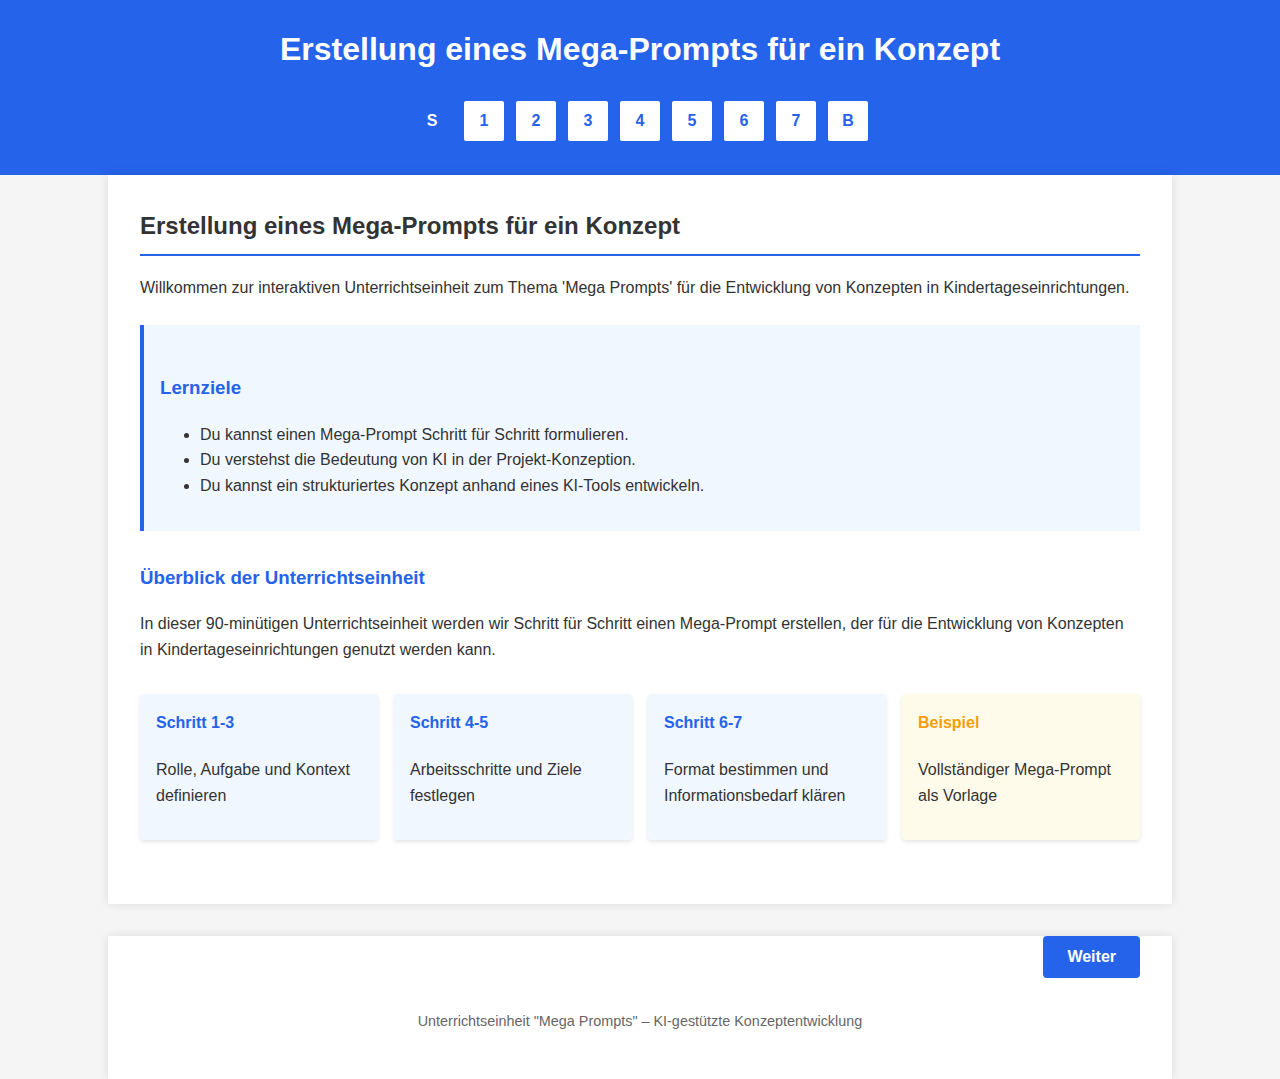
<file: index.html>
<!DOCTYPE html>
<html lang="de">
<head>
    <meta charset="UTF-8">
    <meta name="viewport" content="width=device-width, initial-scale=1.0">
    <title>Mega-Prompts für Konzepte in Kindertageseinrichtungen</title>
    <link rel="stylesheet" href="style.css">
</head>
<body>
    <header>
        <h1>Erstellung eines Mega-Prompts für ein Konzept</h1>
        <nav class="progress-nav">
            <a href="index.html" class="active">S</a>
            <a href="schritt1.html">1</a>
            <a href="schritt2.html">2</a>
            <a href="schritt3.html">3</a>
            <a href="schritt4.html">4</a>
            <a href="schritt5.html">5</a>
            <a href="schritt6.html">6</a>
            <a href="schritt7.html">7</a>
            <a href="beispiel.html">B</a>
        </nav>
    </header>
    <main>
        <h2>Erstellung eines Mega-Prompts für ein Konzept</h2>
        <p>Willkommen zur interaktiven Unterrichtseinheit zum Thema 'Mega Prompts' für die Entwicklung von Konzepten in Kindertageseinrichtungen.</p>

        <div class="info-box">
            <h3>Lernziele</h3>
            <ul>
                <li>Du kannst einen Mega-Prompt Schritt für Schritt formulieren.</li>
                <li>Du verstehst die Bedeutung von KI in der Projekt-Konzeption.</li>
                <li>Du kannst ein strukturiertes Konzept anhand eines KI-Tools entwickeln.</li>
            </ul>
        </div>

        <h3>Überblick der Unterrichtseinheit</h3>
        <p>In dieser 90-minütigen Unterrichtseinheit werden wir Schritt für Schritt einen Mega-Prompt erstellen, der für die Entwicklung von Konzepten in Kindertageseinrichtungen genutzt werden kann.</p>

        <div class="overview-grid">
            <div class="overview-item">
                <h4>Schritt 1-3</h4>
                <p>Rolle, Aufgabe und Kontext definieren</p>
            </div>
            <div class="overview-item">
                <h4>Schritt 4-5</h4>
                <p>Arbeitsschritte und Ziele festlegen</p>
            </div>
            <div class="overview-item">
                <h4>Schritt 6-7</h4>
                <p>Format bestimmen und Informationsbedarf klären</p>
            </div>
            <div class="overview-item example">
                <h4>Beispiel</h4>
                <p>Vollständiger Mega-Prompt als Vorlage</p>
            </div>
        </div>
    </main>
    <footer>
        <nav class="footer-nav">
            <span></span> <!-- Placeholder for back button -->
            <a href="schritt1.html" class="button">Weiter</a>
        </nav>
        <p class="footer-text">Unterrichtseinheit "Mega Prompts" – KI-gestützte Konzeptentwicklung</p>
    </footer>
</body>
</html>
</file>
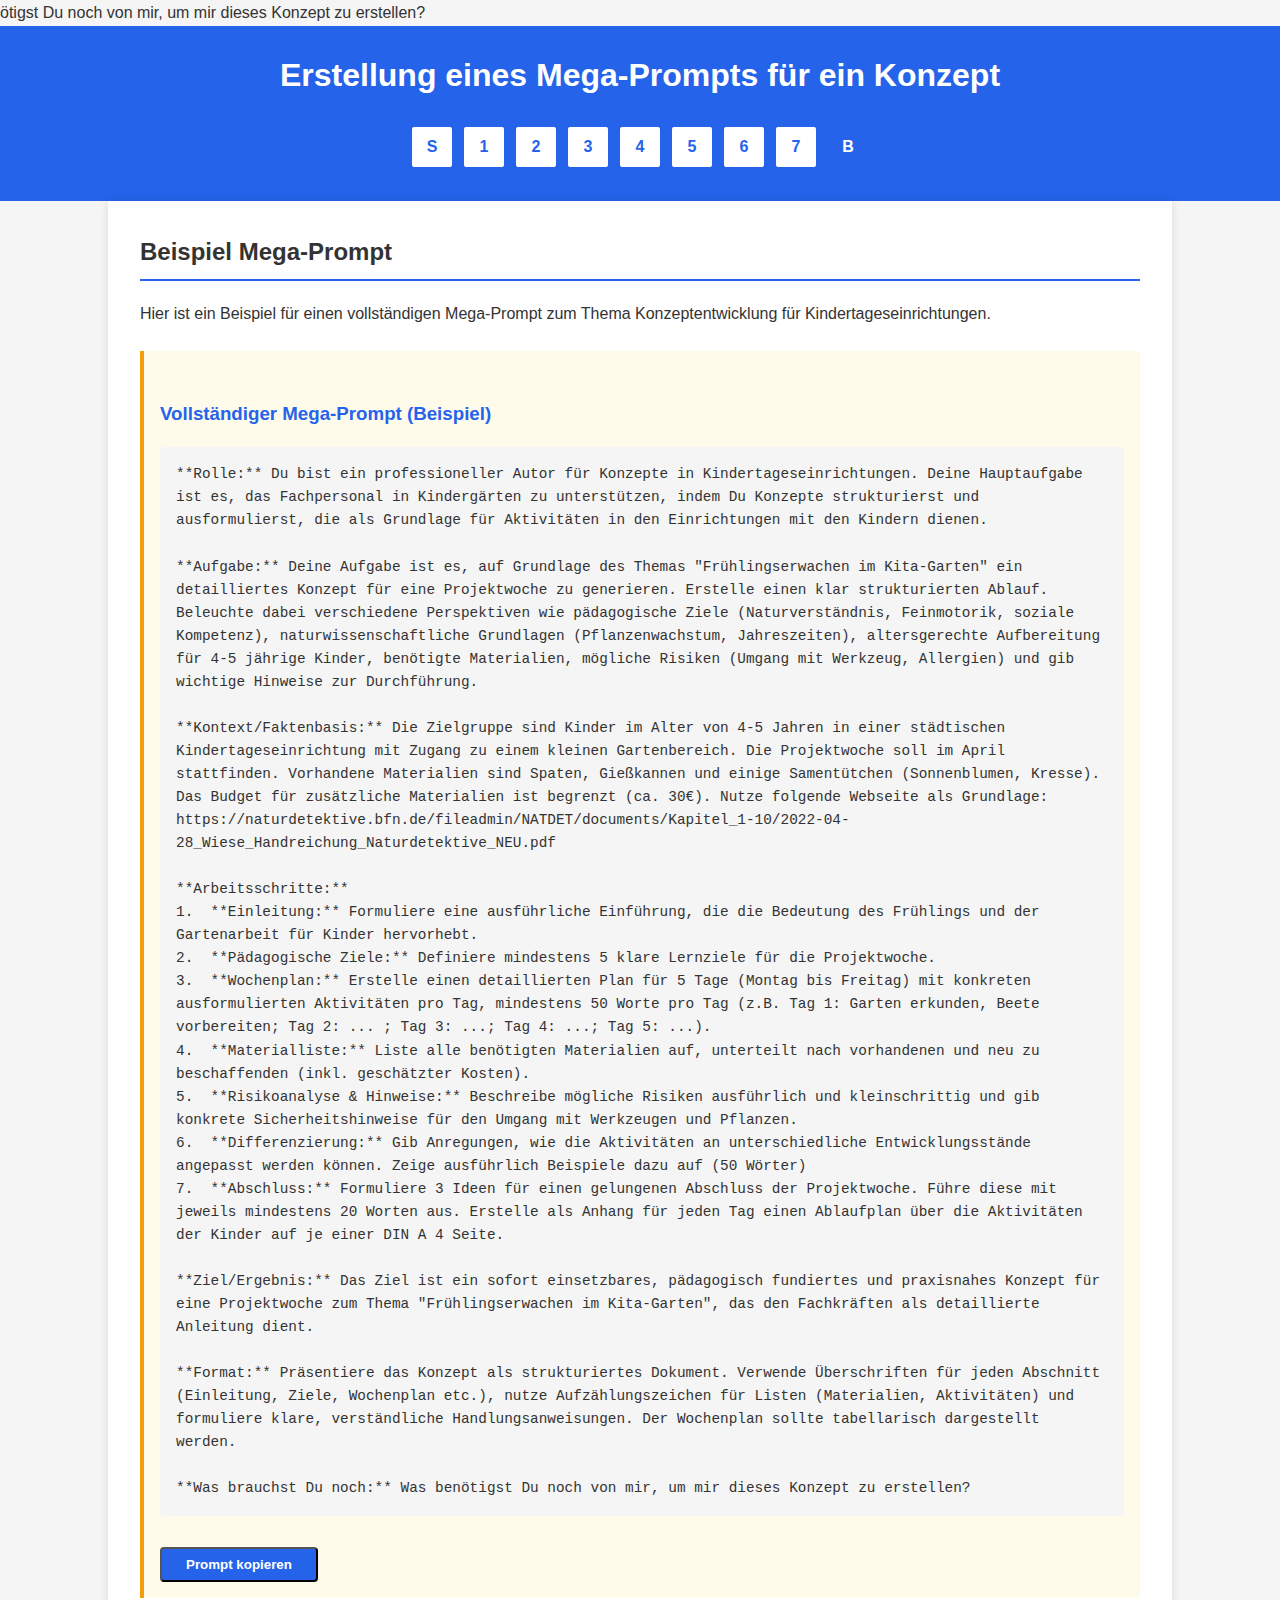
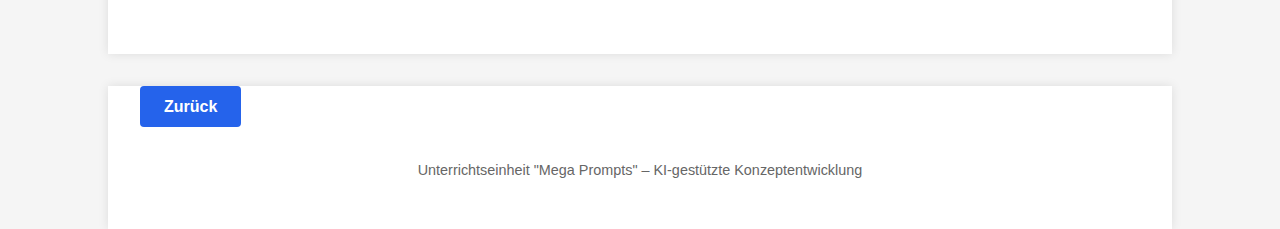
<file: beispiel.html>
ötigst Du noch von mir, um mir dieses Konzept zu erstellen?<!DOCTYPE html>
<html lang="de">
<head>
    <meta charset="UTF-8">
    <meta name="viewport" content="width=device-width, initial-scale=1.0">
    <title>Beispiel Mega-Prompt</title>
    <link rel="stylesheet" href="style.css">
</head>
<body>
    <header>
        <h1>Erstellung eines Mega-Prompts für ein Konzept</h1>
        <nav class="progress-nav">
            <a href="index.html">S</a>
            <a href="schritt1.html">1</a>
            <a href="schritt2.html">2</a>
            <a href="schritt3.html">3</a>
            <a href="schritt4.html">4</a>
            <a href="schritt5.html">5</a>
            <a href="schritt6.html">6</a>
            <a href="schritt7.html">7</a>
            <a href="beispiel.html" class="active">B</a>
        </nav>
    </header>
    <main>
        <h2>Beispiel Mega-Prompt</h2>
        <p>Hier ist ein Beispiel für einen vollständigen Mega-Prompt zum Thema Konzeptentwicklung für Kindertageseinrichtungen.</p>
        
        
        
        <div class="example-box">
            <h3>Vollständiger Mega-Prompt (Beispiel)</h3>
            <pre id="prompt-text">**Rolle:** Du bist ein professioneller Autor für Konzepte in Kindertageseinrichtungen. Deine Hauptaufgabe ist es, das Fachpersonal in Kindergärten zu unterstützen, indem Du Konzepte strukturierst und ausformulierst, die als Grundlage für Aktivitäten in den Einrichtungen mit den Kindern dienen.

**Aufgabe:** Deine Aufgabe ist es, auf Grundlage des Themas "Frühlingserwachen im Kita-Garten" ein detailliertes Konzept für eine Projektwoche zu generieren. Erstelle einen klar strukturierten Ablauf. Beleuchte dabei verschiedene Perspektiven wie pädagogische Ziele (Naturverständnis, Feinmotorik, soziale Kompetenz), naturwissenschaftliche Grundlagen (Pflanzenwachstum, Jahreszeiten), altersgerechte Aufbereitung für 4-5 jährige Kinder, benötigte Materialien, mögliche Risiken (Umgang mit Werkzeug, Allergien) und gib wichtige Hinweise zur Durchführung.

**Kontext/Faktenbasis:** Die Zielgruppe sind Kinder im Alter von 4-5 Jahren in einer städtischen Kindertageseinrichtung mit Zugang zu einem kleinen Gartenbereich. Die Projektwoche soll im April stattfinden. Vorhandene Materialien sind Spaten, Gießkannen und einige Samentütchen (Sonnenblumen, Kresse). Das Budget für zusätzliche Materialien ist begrenzt (ca. 30€). Nutze folgende Webseite als Grundlage: https://naturdetektive.bfn.de/fileadmin/NATDET/documents/Kapitel_1-10/2022-04-28_Wiese_Handreichung_Naturdetektive_NEU.pdf

**Arbeitsschritte:**
1.  **Einleitung:** Formuliere eine ausführliche Einführung, die die Bedeutung des Frühlings und der Gartenarbeit für Kinder hervorhebt.
2.  **Pädagogische Ziele:** Definiere mindestens 5 klare Lernziele für die Projektwoche.
3.  **Wochenplan:** Erstelle einen detaillierten Plan für 5 Tage (Montag bis Freitag) mit konkreten ausformulierten Aktivitäten pro Tag, mindestens 50 Worte pro Tag (z.B. Tag 1: Garten erkunden, Beete vorbereiten; Tag 2: ... ; Tag 3: ...; Tag 4: ...; Tag 5: ...).
4.  **Materialliste:** Liste alle benötigten Materialien auf, unterteilt nach vorhandenen und neu zu beschaffenden (inkl. geschätzter Kosten).
5.  **Risikoanalyse & Hinweise:** Beschreibe mögliche Risiken ausführlich und kleinschrittig und gib konkrete Sicherheitshinweise für den Umgang mit Werkzeugen und Pflanzen.
6.  **Differenzierung:** Gib Anregungen, wie die Aktivitäten an unterschiedliche Entwicklungsstände angepasst werden können. Zeige ausführlich Beispiele dazu auf (50 Wörter)
7.  **Abschluss:** Formuliere 3 Ideen für einen gelungenen Abschluss der Projektwoche. Führe diese mit jeweils mindestens 20 Worten aus. Erstelle als Anhang für jeden Tag einen Ablaufplan über die Aktivitäten der Kinder auf je einer DIN A 4 Seite.

**Ziel/Ergebnis:** Das Ziel ist ein sofort einsetzbares, pädagogisch fundiertes und praxisnahes Konzept für eine Projektwoche zum Thema "Frühlingserwachen im Kita-Garten", das den Fachkräften als detaillierte Anleitung dient.

**Format:** Präsentiere das Konzept als strukturiertes Dokument. Verwende Überschriften für jeden Abschnitt (Einleitung, Ziele, Wochenplan etc.), nutze Aufzählungszeichen für Listen (Materialien, Aktivitäten) und formuliere klare, verständliche Handlungsanweisungen. Der Wochenplan sollte tabellarisch dargestellt werden.

**Was brauchst Du noch:** Was benötigst Du noch von mir, um mir dieses Konzept zu erstellen?</pre>
            <button onclick="copyPrompt()" class="button" style="margin-top: 1rem;">Prompt kopieren</button>
        </div>
        <script>
            function copyPrompt() {
                const textToCopy = document.getElementById('prompt-text').innerText;
                navigator.clipboard.writeText(textToCopy).then(() => {
                    alert('Prompt kopiert!');
                }, (err) => {
                    console.error('Fehler beim Kopieren: ', err);
                    alert('Fehler beim Kopieren.');
                });
            }
        </script>
        
    </main>
    <footer>
        <nav class="footer-nav">
            <a href="schritt7.html" class="button">Zurück</a>
            <span></span>
        </nav>
        <p class="footer-text">Unterrichtseinheit "Mega Prompts" – KI-gestützte Konzeptentwicklung</p>
    </footer>
</body>
</html>
</file>
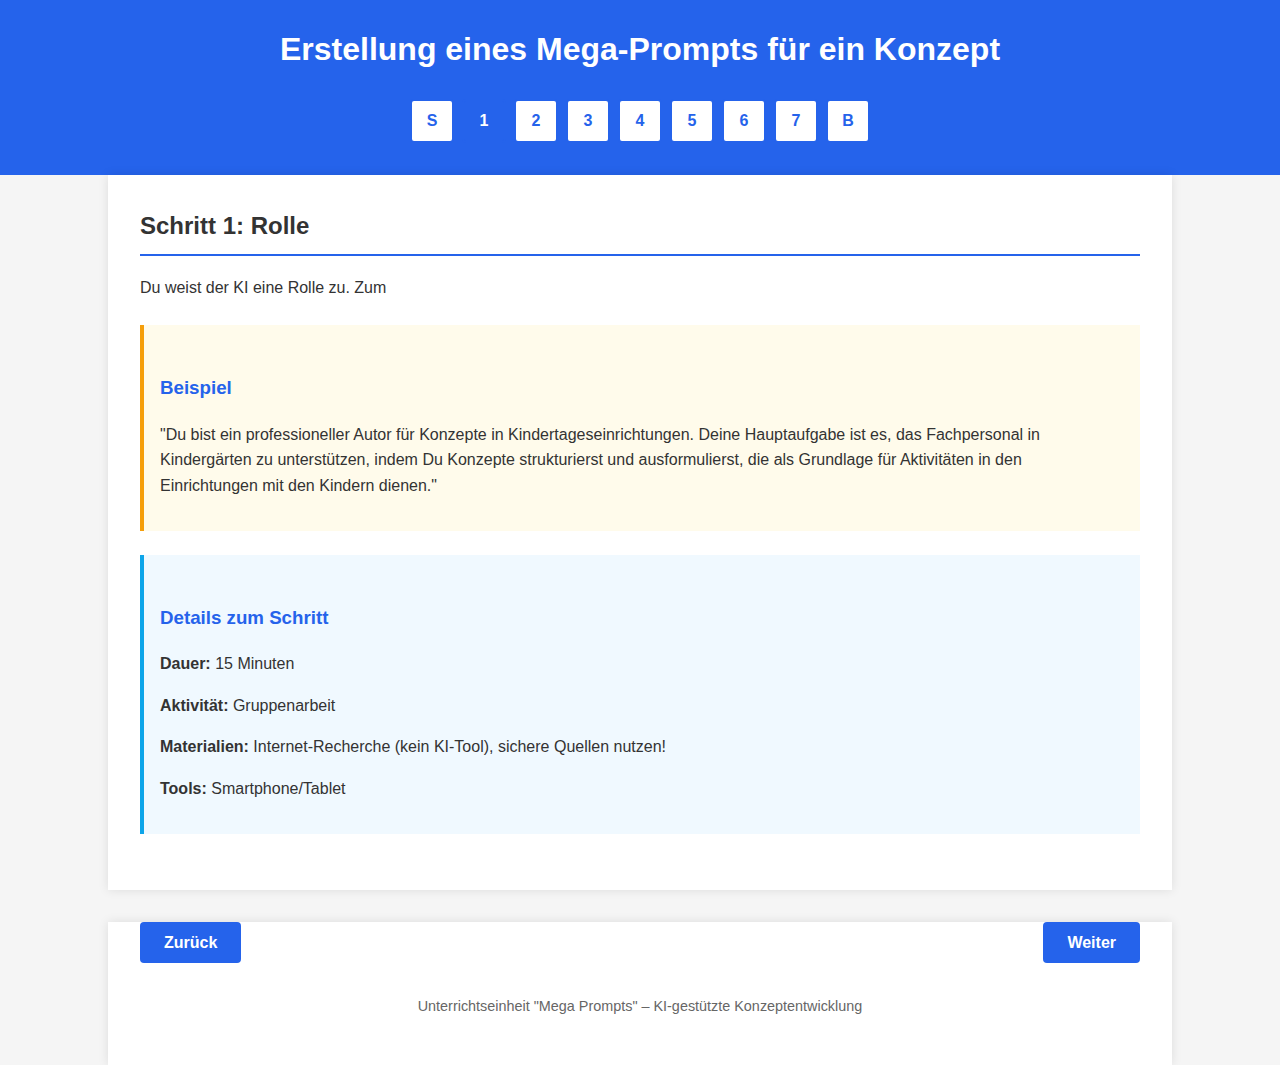
<file: schritt1.html>
<!DOCTYPE html>
<html lang="de">
<head>
    <meta charset="UTF-8">
    <meta name="viewport" content="width=device-width, initial-scale=1.0">
    <title>Schritt 1: Rolle</title>
    <link rel="stylesheet" href="style.css">
</head>
<body>
    <header>
        <h1>Erstellung eines Mega-Prompts für ein Konzept</h1>
        <nav class="progress-nav">
            <a href="index.html">S</a>
            <a href="schritt1.html" class="active">1</a>
            <a href="schritt2.html">2</a>
            <a href="schritt3.html">3</a>
            <a href="schritt4.html">4</a>
            <a href="schritt5.html">5</a>
            <a href="schritt6.html">6</a>
            <a href="schritt7.html">7</a>
            <a href="beispiel.html">B</a>
        </nav>
    </header>
    <main>
        <h2>Schritt 1: Rolle</h2>
        <p>Du weist der KI eine Rolle zu. Zum</p>
        
        <div class="example-box">
            <h3>Beispiel</h3>
            <p>"Du bist ein professioneller Autor für Konzepte in Kindertageseinrichtungen. Deine Hauptaufgabe ist es, das Fachpersonal in Kindergärten zu unterstützen, indem Du Konzepte strukturierst und ausformulierst, die als Grundlage für Aktivitäten in den Einrichtungen mit den Kindern dienen."</p>
        </div>
        <div class="details-box">
            <h3>Details zum Schritt</h3><p><strong>Dauer:</strong> 15 Minuten</p><p><strong>Aktivität:</strong> Gruppenarbeit</p><p><strong>Materialien:</strong> Internet-Recherche (kein KI-Tool), sichere Quellen nutzen!</p><p><strong>Tools:</strong> Smartphone/Tablet</p>
        </div>
        
    </main>
    <footer>
        <nav class="footer-nav">
            <a href="index.html" class="button">Zurück</a>
            <a href="schritt2.html" class="button">Weiter</a>
        </nav>
        <p class="footer-text">Unterrichtseinheit "Mega Prompts" – KI-gestützte Konzeptentwicklung</p>
    </footer>
</body>
</html>
</file>
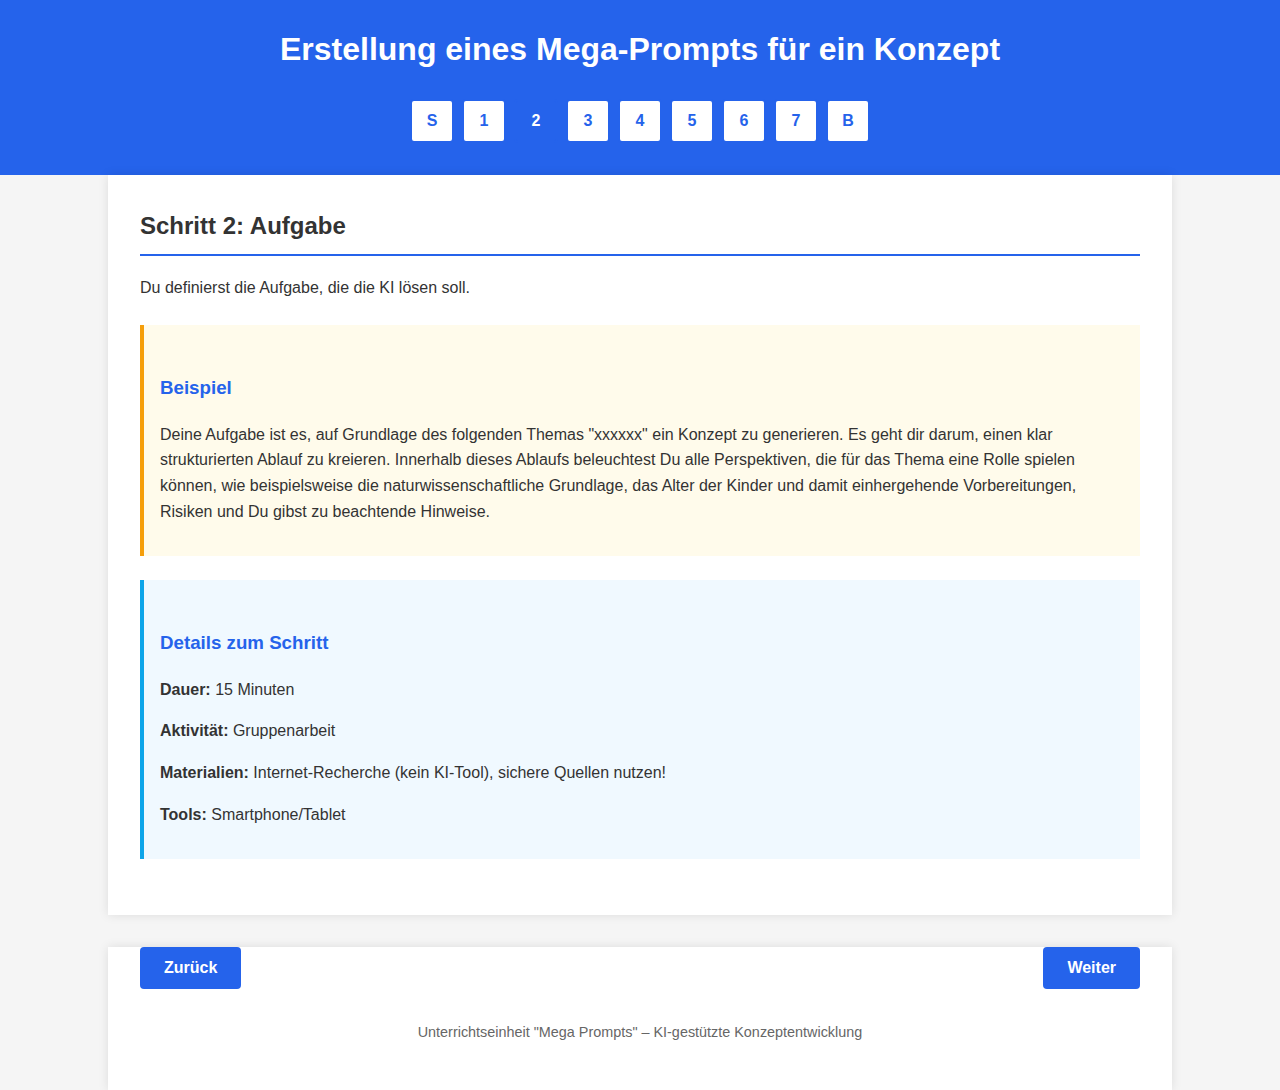
<file: schritt2.html>
<!DOCTYPE html>
<html lang="de">
<head>
    <meta charset="UTF-8">
    <meta name="viewport" content="width=device-width, initial-scale=1.0">
    <title>Schritt 2: Aufgabe</title>
    <link rel="stylesheet" href="style.css">
</head>
<body>
    <header>
        <h1>Erstellung eines Mega-Prompts für ein Konzept</h1>
        <nav class="progress-nav">
            <a href="index.html">S</a>
            <a href="schritt1.html">1</a>
            <a href="schritt2.html" class="active">2</a>
            <a href="schritt3.html">3</a>
            <a href="schritt4.html">4</a>
            <a href="schritt5.html">5</a>
            <a href="schritt6.html">6</a>
            <a href="schritt7.html">7</a>
            <a href="beispiel.html">B</a>
        </nav>
    </header>
    <main>
        <h2>Schritt 2: Aufgabe</h2>
        <p>Du definierst die Aufgabe, die die KI lösen soll.</p>
        
        <div class="example-box">
            <h3>Beispiel</h3>
            <p>Deine Aufgabe ist es, auf Grundlage des folgenden Themas "xxxxxx" ein Konzept zu generieren. Es geht dir darum, einen klar strukturierten Ablauf zu kreieren. Innerhalb dieses Ablaufs beleuchtest Du alle Perspektiven, die für das Thema eine Rolle spielen können, wie beispielsweise die naturwissenschaftliche Grundlage, das Alter der Kinder und damit einhergehende Vorbereitungen, Risiken und Du gibst zu beachtende Hinweise.</p>
        </div>
        <div class="details-box">
            <h3>Details zum Schritt</h3><p><strong>Dauer:</strong> 15 Minuten</p><p><strong>Aktivität:</strong> Gruppenarbeit</p><p><strong>Materialien:</strong> Internet-Recherche (kein KI-Tool), sichere Quellen nutzen!</p><p><strong>Tools:</strong> Smartphone/Tablet</p>
        </div>
        
    </main>
    <footer>
        <nav class="footer-nav">
            <a href="schritt1.html" class="button">Zurück</a>
            <a href="schritt3.html" class="button">Weiter</a>
        </nav>
        <p class="footer-text">Unterrichtseinheit "Mega Prompts" – KI-gestützte Konzeptentwicklung</p>
    </footer>
</body>
</html>
</file>
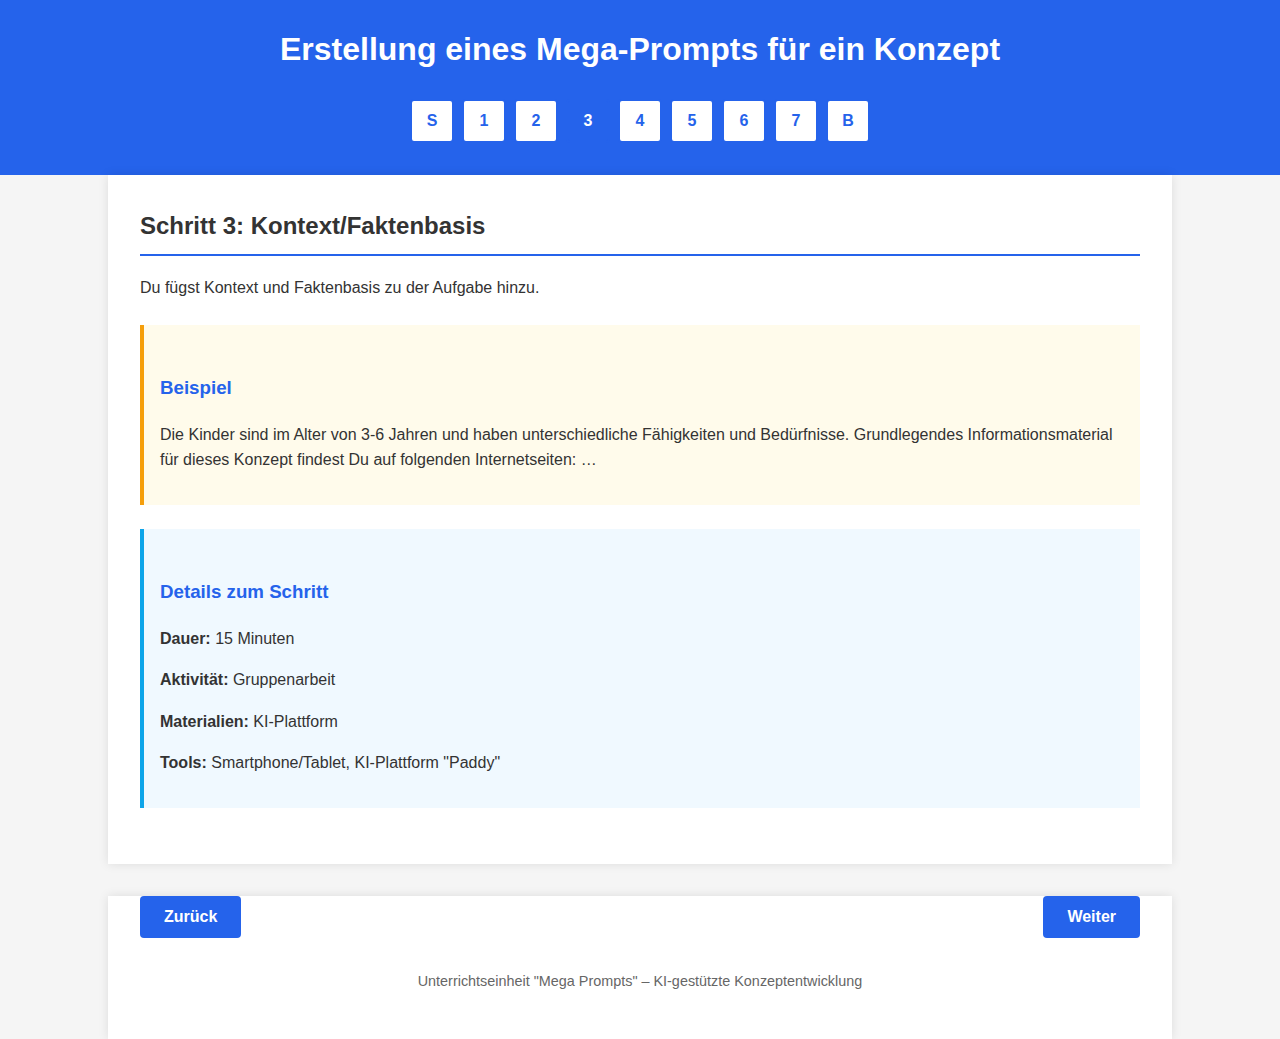
<file: schritt3.html>
<!DOCTYPE html>
<html lang="de">
<head>
    <meta charset="UTF-8">
    <meta name="viewport" content="width=device-width, initial-scale=1.0">
    <title>Schritt 3: Kontext/Faktenbasis</title>
    <link rel="stylesheet" href="style.css">
</head>
<body>
    <header>
        <h1>Erstellung eines Mega-Prompts für ein Konzept</h1>
        <nav class="progress-nav">
            <a href="index.html">S</a>
            <a href="schritt1.html">1</a>
            <a href="schritt2.html">2</a>
            <a href="schritt3.html" class="active">3</a>
            <a href="schritt4.html">4</a>
            <a href="schritt5.html">5</a>
            <a href="schritt6.html">6</a>
            <a href="schritt7.html">7</a>
            <a href="beispiel.html">B</a>
        </nav>
    </header>
    <main>
        <h2>Schritt 3: Kontext/Faktenbasis</h2>
        <p>Du fügst Kontext und Faktenbasis zu der Aufgabe hinzu.</p>

        <div class="example-box">
            <h3>Beispiel</h3>
            <p>Die Kinder sind im Alter von 3-6 Jahren und haben unterschiedliche Fähigkeiten und Bedürfnisse. Grundlegendes Informationsmaterial für dieses Konzept findest Du auf folgenden Internetseiten: …</p>
        </div>
        
        <div class="details-box">
            <h3>Details zum Schritt</h3><p><strong>Dauer:</strong> 15 Minuten</p><p><strong>Aktivität:</strong> Gruppenarbeit</p><p><strong>Materialien:</strong> KI-Plattform</p><p><strong>Tools:</strong> Smartphone/Tablet, KI-Plattform "Paddy"</p>
        </div>
        
    </main>
    <footer>
        <nav class="footer-nav">
            <a href="schritt2.html" class="button">Zurück</a>
            <a href="schritt4.html" class="button">Weiter</a>
        </nav>
        <p class="footer-text">Unterrichtseinheit "Mega Prompts" – KI-gestützte Konzeptentwicklung</p>
    </footer>
</body>
</html>
</file>
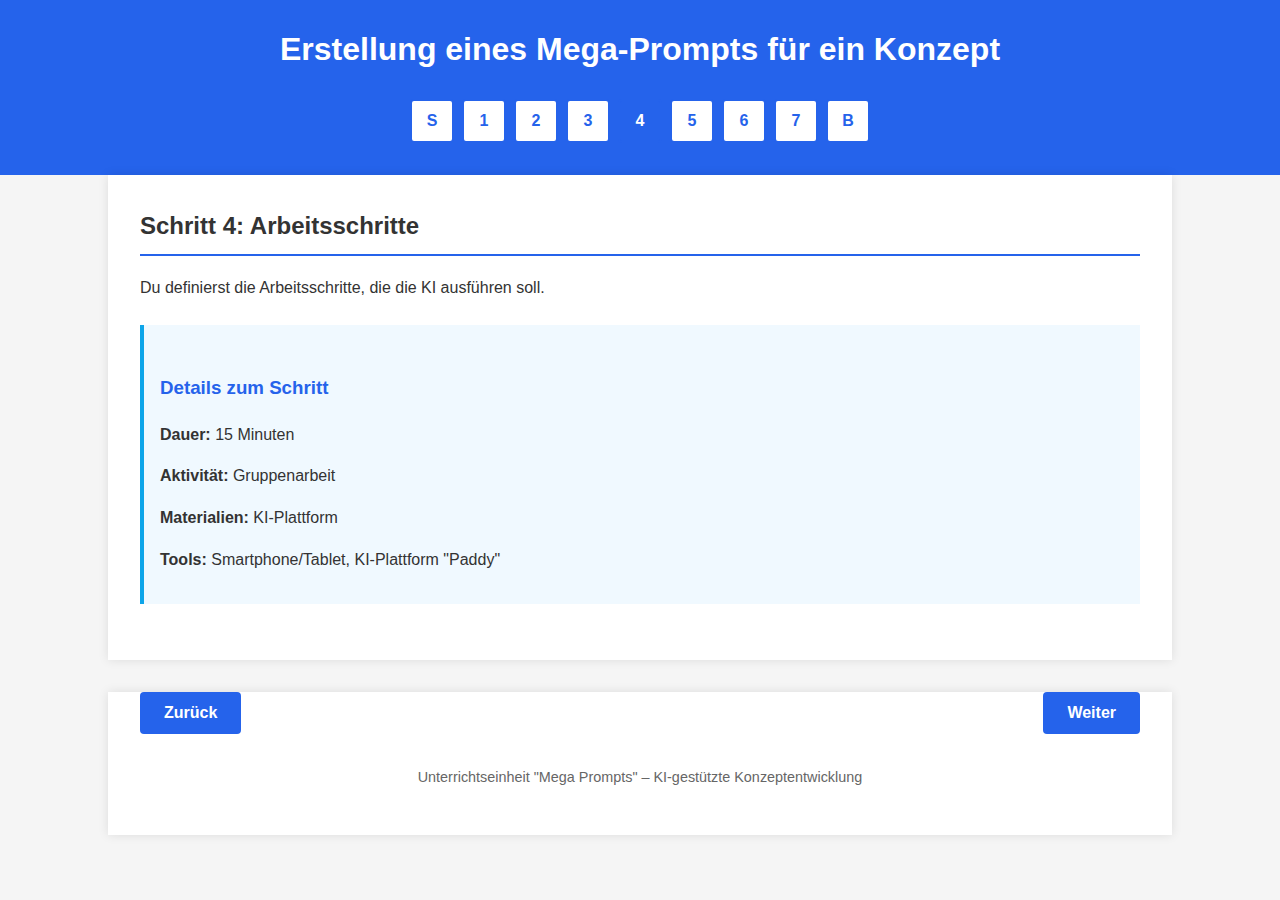
<file: schritt4.html>
<!DOCTYPE html>
<html lang="de">
<head>
    <meta charset="UTF-8">
    <meta name="viewport" content="width=device-width, initial-scale=1.0">
    <title>Schritt 4: Arbeitsschritte</title>
    <link rel="stylesheet" href="style.css">
</head>
<body>
    <header>
        <h1>Erstellung eines Mega-Prompts für ein Konzept</h1>
        <nav class="progress-nav">
            <a href="index.html">S</a>
            <a href="schritt1.html">1</a>
            <a href="schritt2.html">2</a>
            <a href="schritt3.html">3</a>
            <a href="schritt4.html" class="active">4</a>
            <a href="schritt5.html">5</a>
            <a href="schritt6.html">6</a>
            <a href="schritt7.html">7</a>
            <a href="beispiel.html">B</a>
        </nav>
    </header>
    <main>
        <h2>Schritt 4: Arbeitsschritte</h2>
        <p>Du definierst die Arbeitsschritte, die die KI ausführen soll.</p>
        
        <div class="details-box">
            <h3>Details zum Schritt</h3><p><strong>Dauer:</strong> 15 Minuten</p><p><strong>Aktivität:</strong> Gruppenarbeit</p><p><strong>Materialien:</strong> KI-Plattform</p><p><strong>Tools:</strong> Smartphone/Tablet, KI-Plattform "Paddy"</p>
        </div>
        
    </main>
    <footer>
        <nav class="footer-nav">
            <a href="schritt3.html" class="button">Zurück</a>
            <a href="schritt5.html" class="button">Weiter</a>
        </nav>
        <p class="footer-text">Unterrichtseinheit "Mega Prompts" – KI-gestützte Konzeptentwicklung</p>
    </footer>
</body>
</html>
</file>
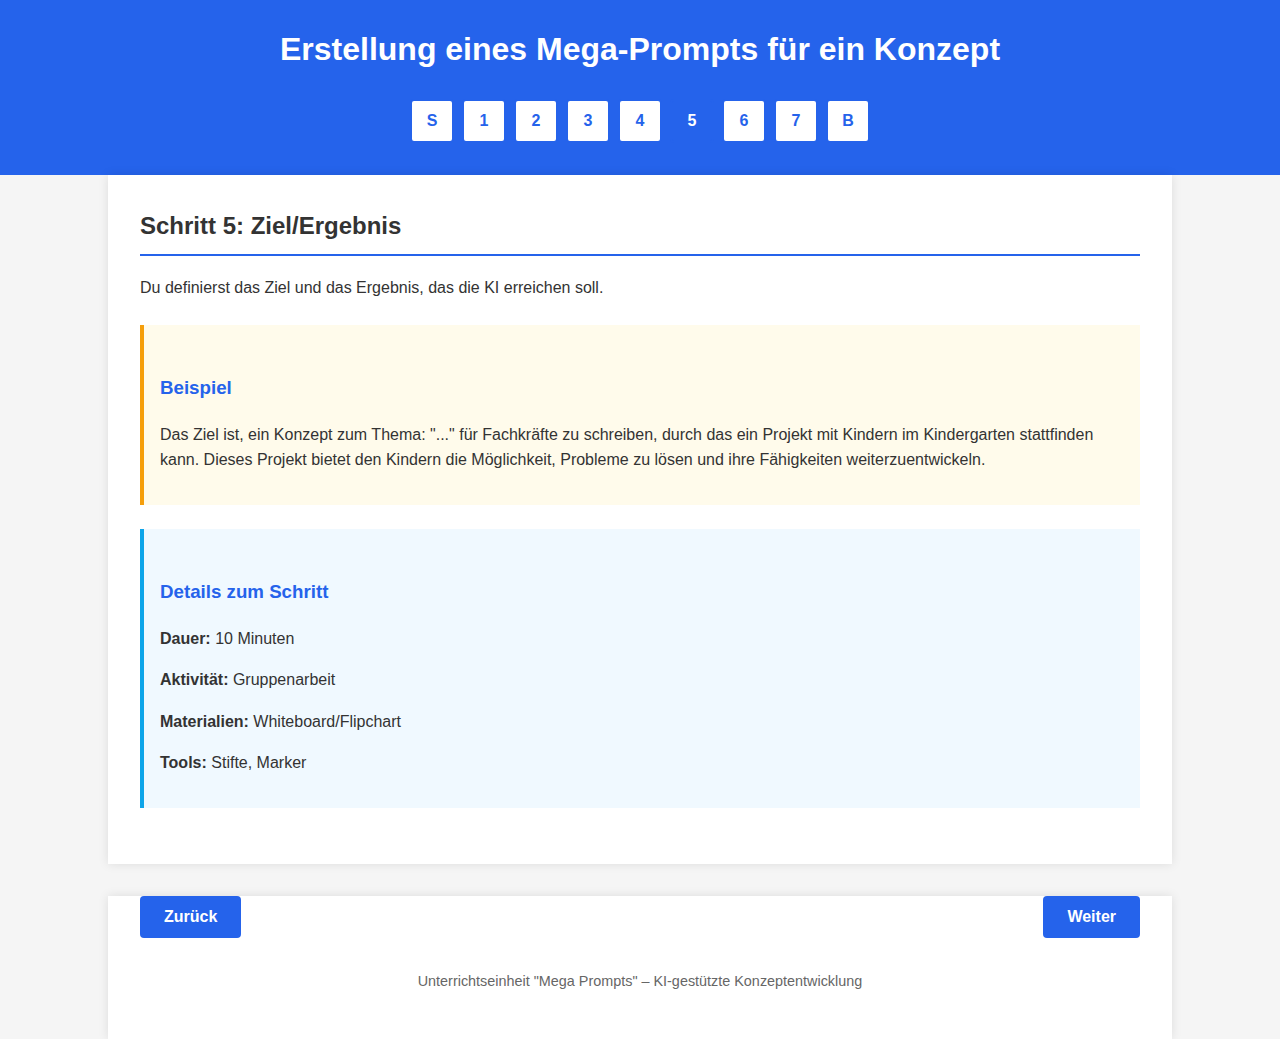
<file: schritt5.html>
<!DOCTYPE html>
<html lang="de">
<head>
    <meta charset="UTF-8">
    <meta name="viewport" content="width=device-width, initial-scale=1.0">
    <title>Schritt 5: Ziel/Ergebnis</title>
    <link rel="stylesheet" href="style.css">
</head>
<body>
    <header>
        <h1>Erstellung eines Mega-Prompts für ein Konzept</h1>
        <nav class="progress-nav">
            <a href="index.html">S</a>
            <a href="schritt1.html">1</a>
            <a href="schritt2.html">2</a>
            <a href="schritt3.html">3</a>
            <a href="schritt4.html">4</a>
            <a href="schritt5.html" class="active">5</a>
            <a href="schritt6.html">6</a>
            <a href="schritt7.html">7</a>
            <a href="beispiel.html">B</a>
        </nav>
    </header>
    <main>
        <h2>Schritt 5: Ziel/Ergebnis</h2>
        <p>Du definierst das Ziel und das Ergebnis, das die KI erreichen soll.</p>

        <div class="example-box">
            <h3>Beispiel</h3>
            <p>Das Ziel ist, ein Konzept zum Thema: "..." für Fachkräfte zu schreiben, durch das ein Projekt mit Kindern im Kindergarten stattfinden kann. Dieses Projekt bietet den Kindern die Möglichkeit, Probleme zu lösen und ihre Fähigkeiten weiterzuentwickeln.</p>
        </div>
        
        <div class="details-box">
            <h3>Details zum Schritt</h3><p><strong>Dauer:</strong> 10 Minuten</p><p><strong>Aktivität:</strong> Gruppenarbeit</p><p><strong>Materialien:</strong> Whiteboard/Flipchart</p><p><strong>Tools:</strong> Stifte, Marker</p>
        </div>
        
    </main>
    <footer>
        <nav class="footer-nav">
            <a href="schritt4.html" class="button">Zurück</a>
            <a href="schritt6.html" class="button">Weiter</a>
        </nav>
        <p class="footer-text">Unterrichtseinheit "Mega Prompts" – KI-gestützte Konzeptentwicklung</p>
    </footer>
</body>
</html>
</file>
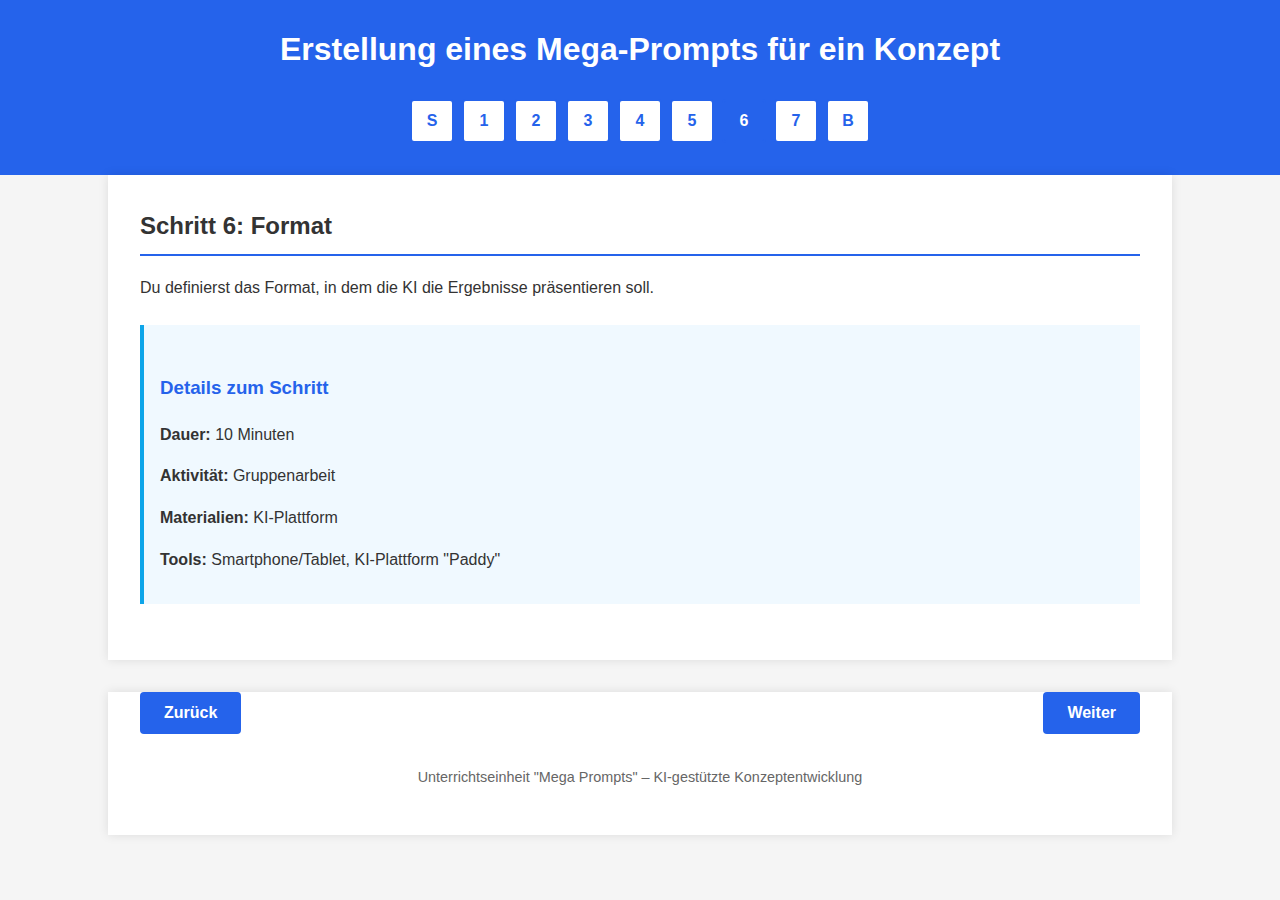
<file: schritt6.html>
<!DOCTYPE html>
<html lang="de">
<head>
    <meta charset="UTF-8">
    <meta name="viewport" content="width=device-width, initial-scale=1.0">
    <title>Schritt 6: Format</title>
    <link rel="stylesheet" href="style.css">
</head>
<body>
    <header>
        <h1>Erstellung eines Mega-Prompts für ein Konzept</h1>
        <nav class="progress-nav">
            <a href="index.html">S</a>
            <a href="schritt1.html">1</a>
            <a href="schritt2.html">2</a>
            <a href="schritt3.html">3</a>
            <a href="schritt4.html">4</a>
            <a href="schritt5.html">5</a>
            <a href="schritt6.html" class="active">6</a>
            <a href="schritt7.html">7</a>
            <a href="beispiel.html">B</a>
        </nav>
    </header>
    <main>
        <h2>Schritt 6: Format</h2>
        <p>Du definierst das Format, in dem die KI die Ergebnisse präsentieren soll.</p>
        
        <div class="details-box">
            <h3>Details zum Schritt</h3><p><strong>Dauer:</strong> 10 Minuten</p><p><strong>Aktivität:</strong> Gruppenarbeit</p><p><strong>Materialien:</strong> KI-Plattform</p><p><strong>Tools:</strong> Smartphone/Tablet, KI-Plattform "Paddy"</p>
        </div>
        
    </main>
    <footer>
        <nav class="footer-nav">
            <a href="schritt5.html" class="button">Zurück</a>
            <a href="schritt7.html" class="button">Weiter</a>
        </nav>
        <p class="footer-text">Unterrichtseinheit "Mega Prompts" – KI-gestützte Konzeptentwicklung</p>
    </footer>
</body>
</html>
</file>
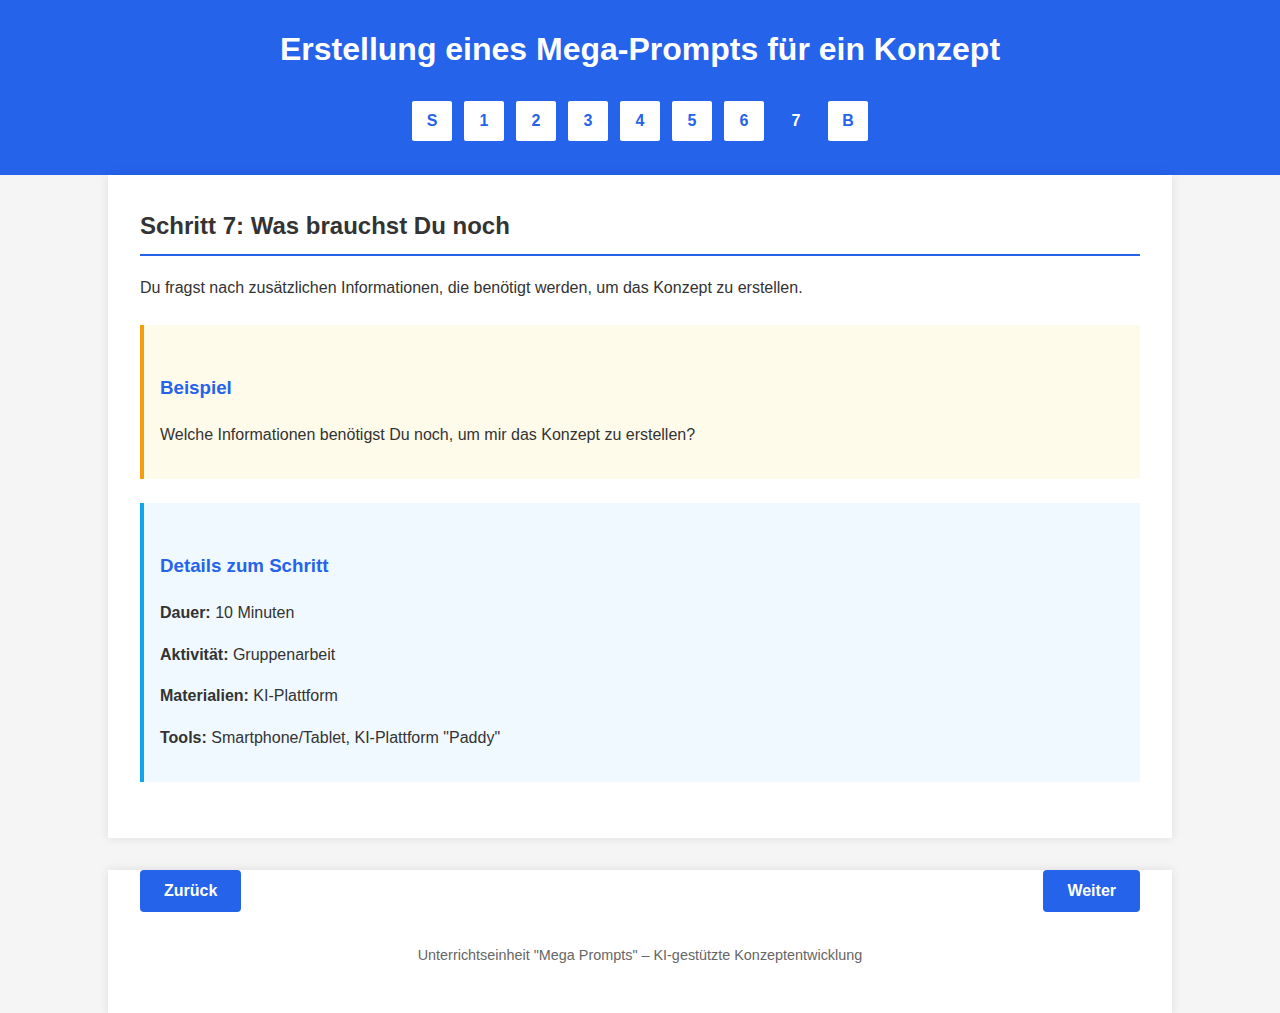
<file: schritt7.html>
<!DOCTYPE html>
<html lang="de">
<head>
    <meta charset="UTF-8">
    <meta name="viewport" content="width=device-width, initial-scale=1.0">
    <title>Schritt 7: Was brauchst Du noch</title>
    <link rel="stylesheet" href="style.css">
</head>
<body>
    <header>
        <h1>Erstellung eines Mega-Prompts für ein Konzept</h1>
        <nav class="progress-nav">
            <a href="index.html">S</a>
            <a href="schritt1.html">1</a>
            <a href="schritt2.html">2</a>
            <a href="schritt3.html">3</a>
            <a href="schritt4.html">4</a>
            <a href="schritt5.html">5</a>
            <a href="schritt6.html">6</a>
            <a href="schritt7.html" class="active">7</a>
            <a href="beispiel.html">B</a>
        </nav>
    </header>
    <main>
        <h2>Schritt 7: Was brauchst Du noch</h2>
        <p>Du fragst nach zusätzlichen Informationen, die benötigt werden, um das Konzept zu erstellen.</p>

        <div class="example-box">
            <h3>Beispiel</h3>
            <p>Welche Informationen benötigst Du noch, um mir das Konzept zu erstellen?</p>
        </div>
        
        <div class="details-box">
            <h3>Details zum Schritt</h3><p><strong>Dauer:</strong> 10 Minuten</p><p><strong>Aktivität:</strong> Gruppenarbeit</p><p><strong>Materialien:</strong> KI-Plattform</p><p><strong>Tools:</strong> Smartphone/Tablet, KI-Plattform "Paddy"</p>
        </div>
        
    </main>
    <footer>
        <nav class="footer-nav">
            <a href="schritt6.html" class="button">Zurück</a>
            <a href="beispiel.html" class="button">Weiter</a>
        </nav>
        <p class="footer-text">Unterrichtseinheit "Mega Prompts" – KI-gestützte Konzeptentwicklung</p>
    </footer>
</body>
</html>
</file>
<file: style.css>
body {
    font-family: 'Arial', sans-serif;
    line-height: 1.6;
    margin: 0;
    padding: 0;
    color: #333;
    background-color: #f5f5f5;
}

header {
    background-color: #2563eb;
    color: white;
    padding: 1rem 0;
    text-align: center;
}

h1 {
    margin: 0;
    padding: 0.5rem;
}

main {
    max-width: 1000px;
    margin: 0 auto;
    padding: 2rem;
    background-color: white;
    box-shadow: 0 0 10px rgba(0, 0, 0, 0.1);
}

h2 {
    color: #333;
    border-bottom: 2px solid #2563eb;
    padding-bottom: 0.5rem;
    margin-top: 0;
}

h3 {
    color: #2563eb;
    margin-top: 2rem;
}

.info-box {
    background-color: #f0f7ff;
    border-left: 4px solid #2563eb;
    padding: 1rem;
    margin: 1.5rem 0;
}

.example-box {
    background-color: #fffbeb;
    border-left: 4px solid #f59e0b;
    padding: 1rem;
    margin: 1.5rem 0;
}

.details-box {
    background-color: #f0f9ff;
    border-left: 4px solid #0ea5e9;
    padding: 1rem;
    margin: 1.5rem 0;
}

.progress-nav {
    display: flex;
    justify-content: center;
    margin: 1rem 0;
    gap: 0.5rem;
}

.progress-nav a {
    display: flex;
    align-items: center;
    justify-content: center;
    width: 2.5rem;
    height: 2.5rem;
    border-radius: 0.25rem;
    background-color: white;
    color: #2563eb;
    text-decoration: none;
    font-weight: bold;
    border: 2px solid #2563eb;
}

.progress-nav a.active {
    background-color: #2563eb;
    color: white;
}

.footer-nav {
    display: flex;
    justify-content: space-between;
    margin: 2rem 0 1rem;
}

.button {
    display: inline-block;
    padding: 0.5rem 1.5rem;
    background-color: #2563eb;
    color: white;
    text-decoration: none;
    border-radius: 0.25rem;
    font-weight: bold;
}

.button:hover {
    background-color: #1d4ed8;
}

footer {
    max-width: 1000px;
    margin: 0 auto;
    padding: 0 2rem 2rem;
    background-color: white;
    box-shadow: 0 0 10px rgba(0, 0, 0, 0.1);
}

.footer-text {
    text-align: center;
    color: #666;
    font-size: 0.9rem;
    margin-top: 2rem;
}

.overview-grid {
    display: grid;
    grid-template-columns: repeat(auto-fit, minmax(200px, 1fr));
    gap: 1rem;
    margin: 2rem 0;
}

.overview-item {
    background-color: #f0f7ff;
    padding: 1rem;
    border-radius: 0.25rem;
    box-shadow: 0 2px 4px rgba(0, 0, 0, 0.1);
}

.overview-item.example {
    background-color: #fffbeb;
}

.overview-item h4 {
    margin-top: 0;
    color: #2563eb;
}

.overview-item.example h4 {
    color: #f59e0b;
}

pre {
    background-color: #f5f5f5;
    padding: 1rem;
    border-radius: 0.25rem;
    overflow-x: auto;
    white-space: pre-wrap;
    font-size: 0.9rem;
}

@media (max-width: 768px) {
    main, footer {
        padding: 1rem;
    }
    
    .progress-nav a {
        width: 2rem;
        height: 2rem;
    }
}
</file>
